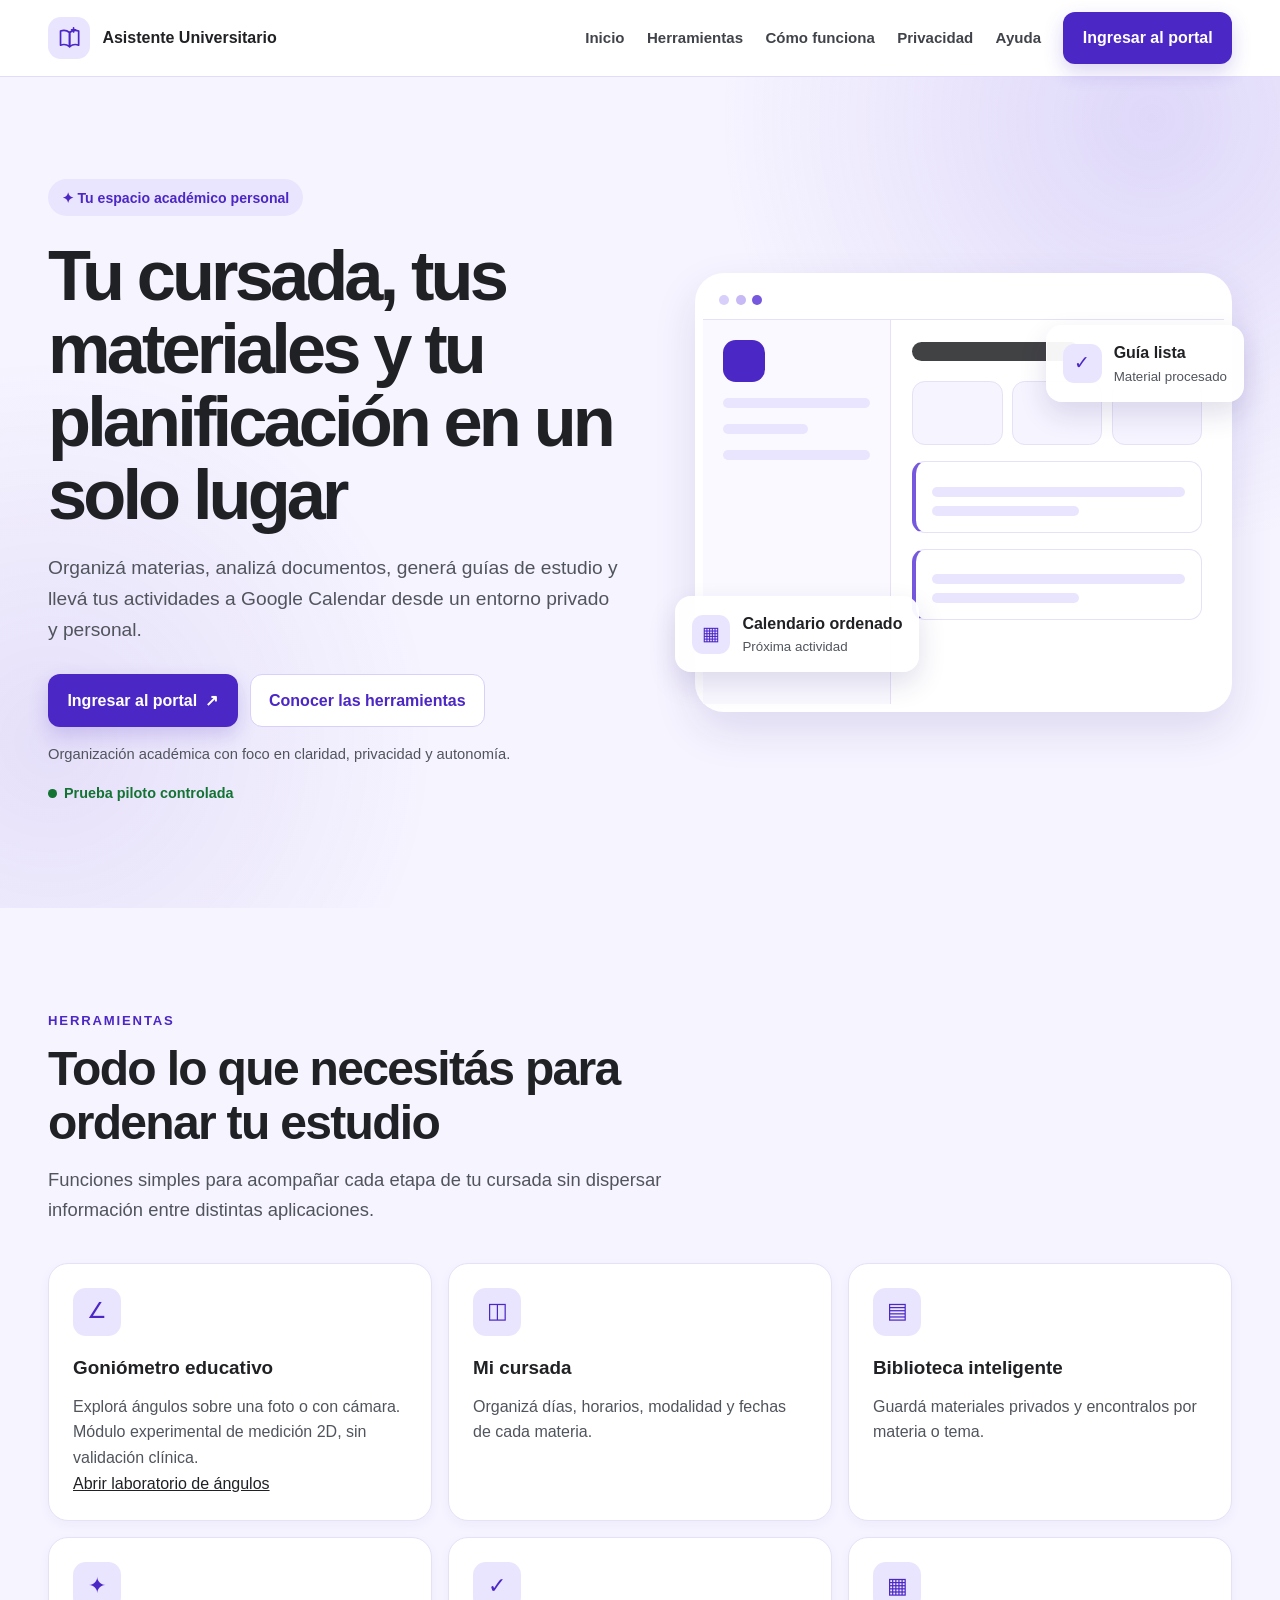
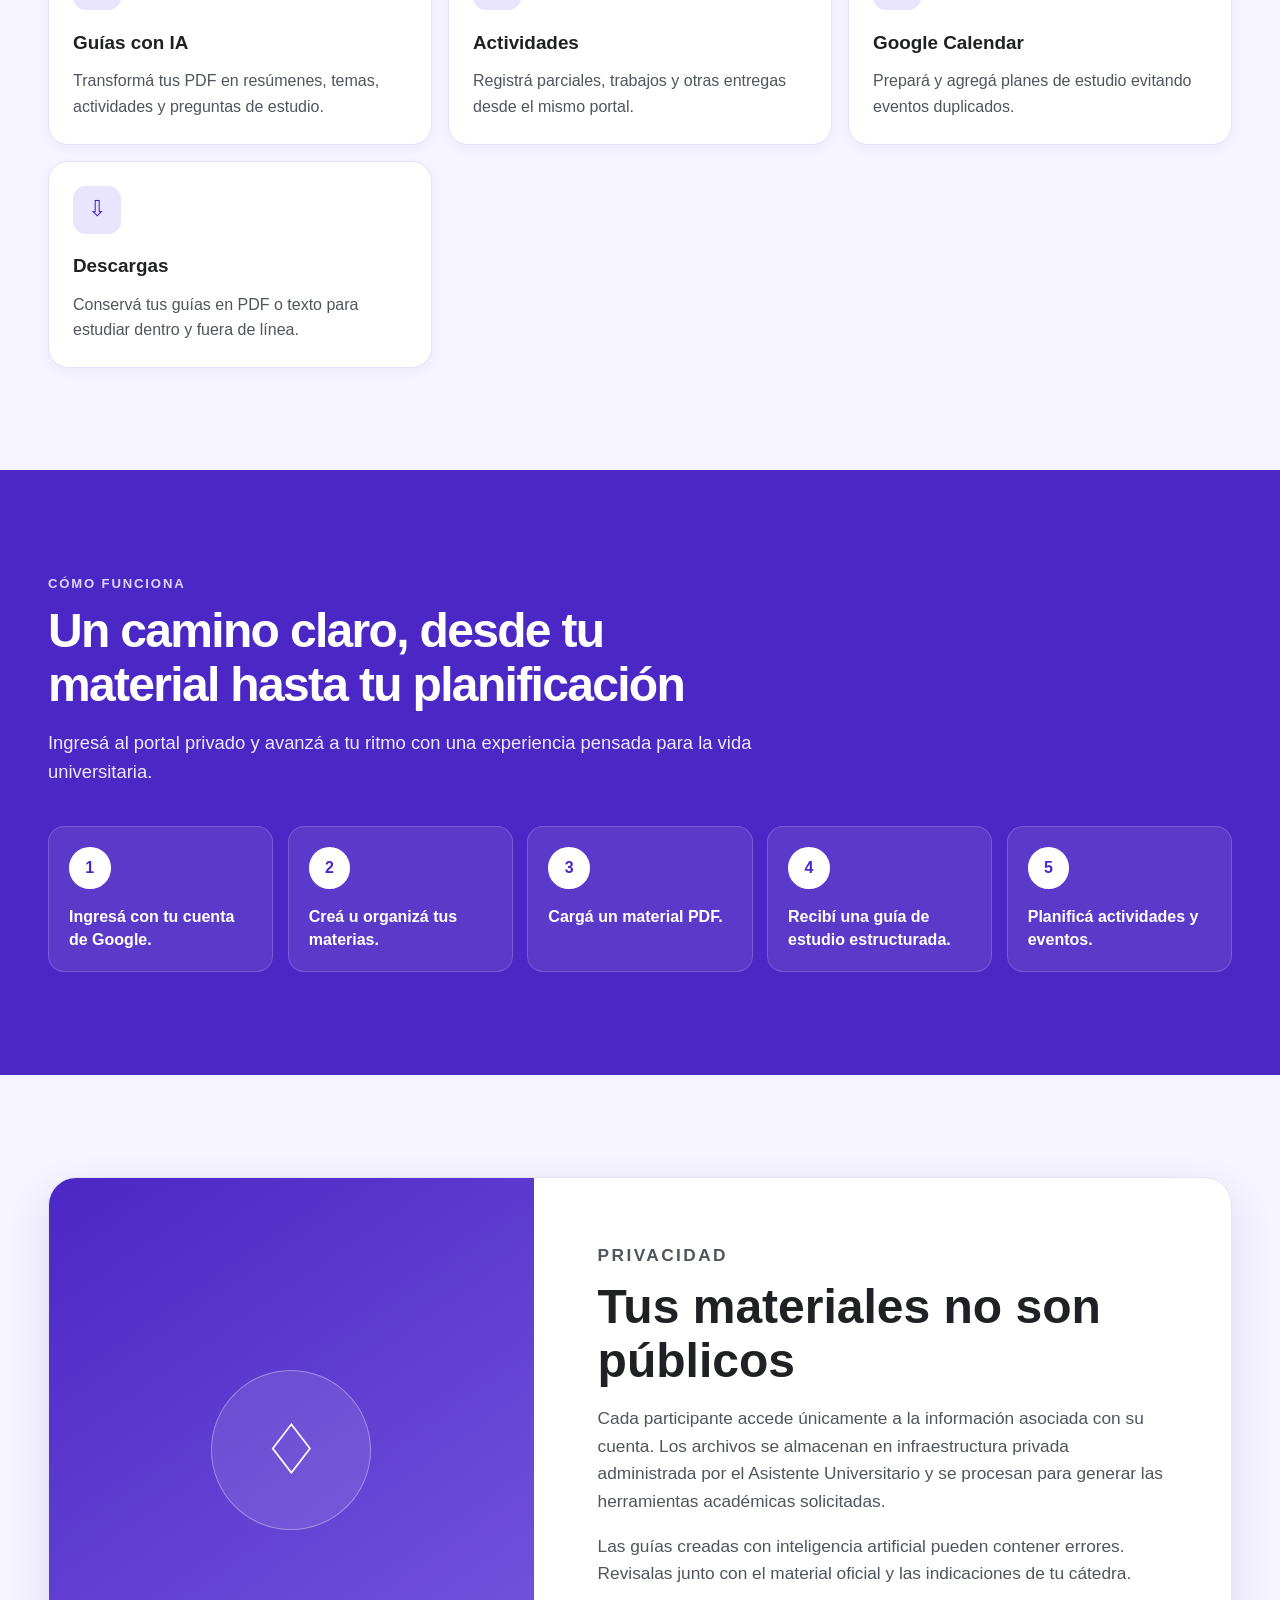
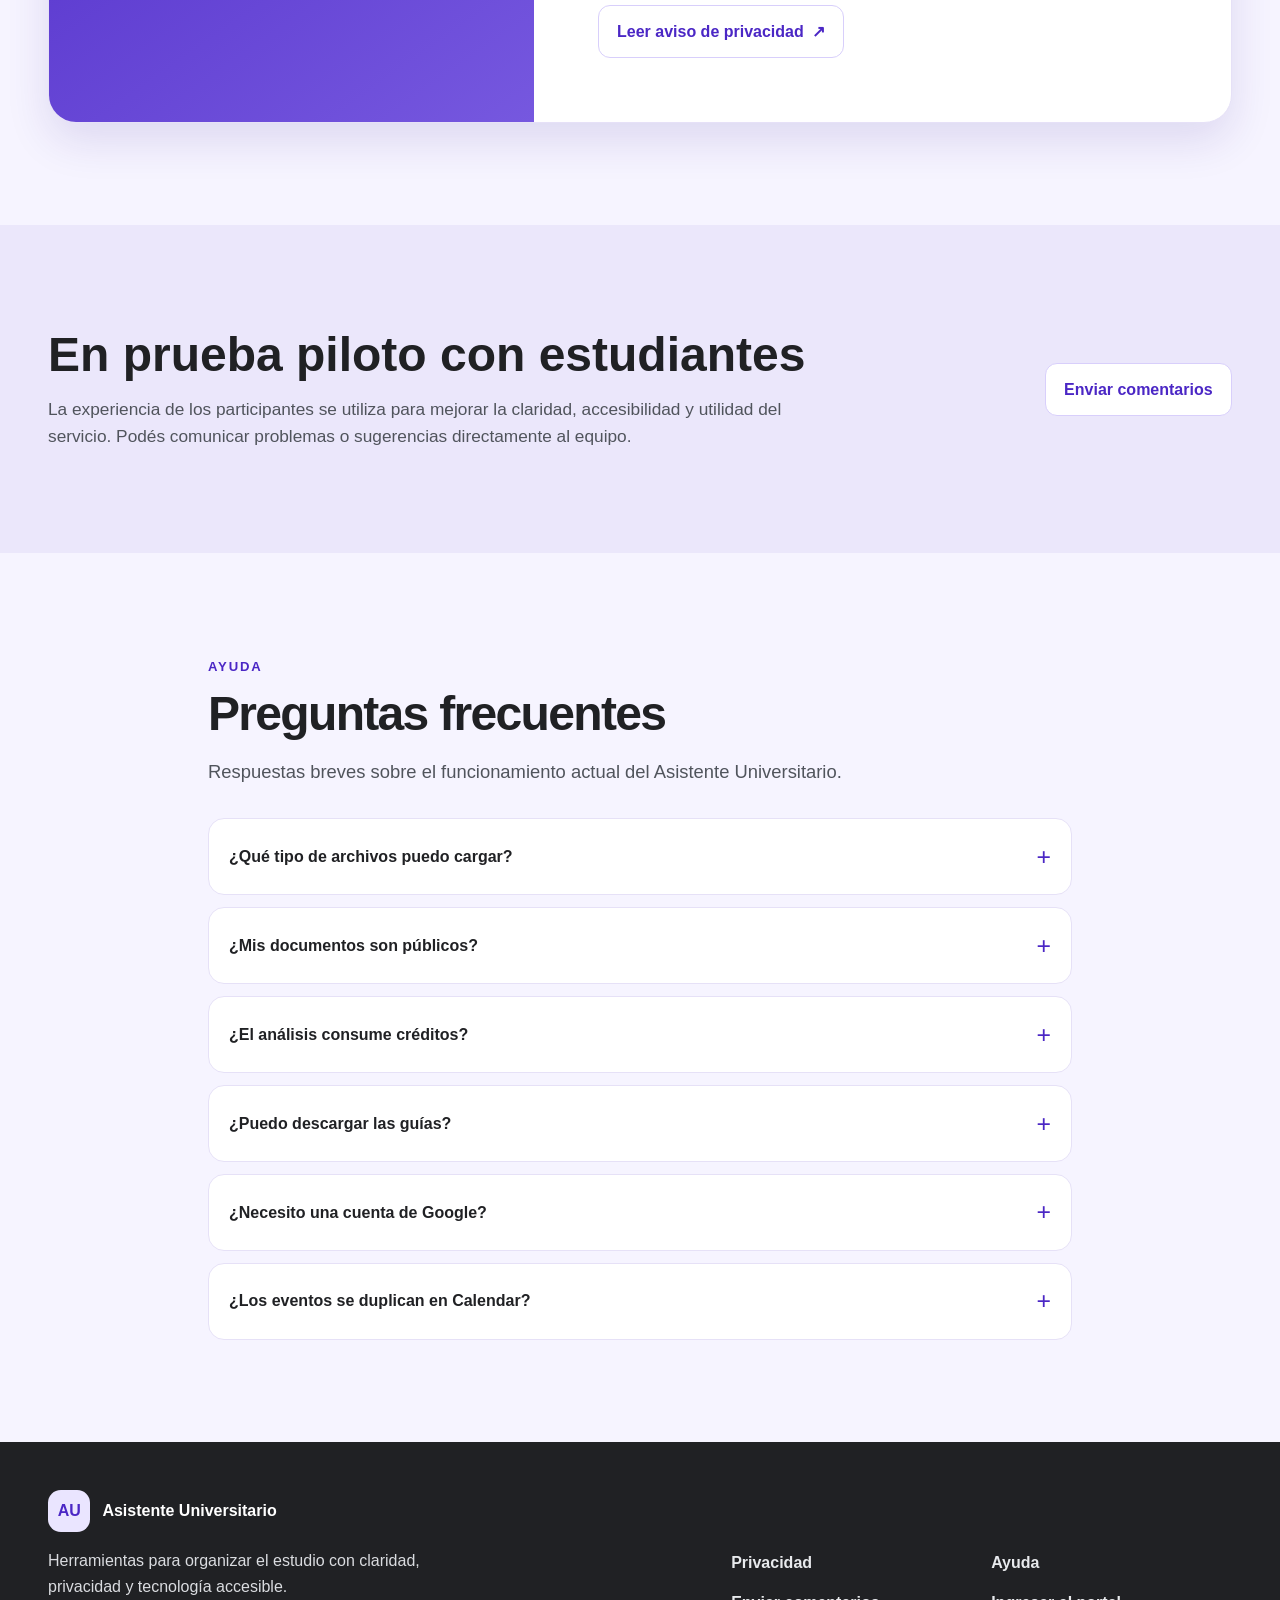
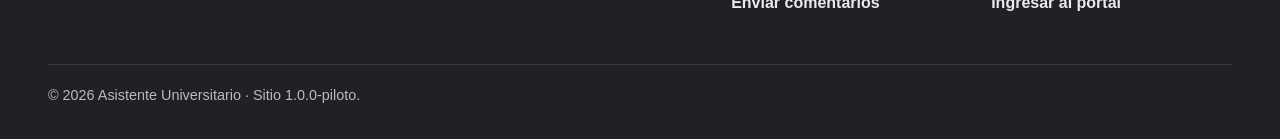
<file: index.html>
<!doctype html>
<html lang="es-AR">
<head>
  <meta charset="utf-8">
  <meta name="viewport" content="width=device-width, initial-scale=1">
  <meta name="description" content="Organizá tu cursada, analizá materiales académicos y planificá actividades desde un portal privado.">
  <meta name="theme-color" content="#4b27c5">
  <title>Asistente Universitario</title>
  <link rel="stylesheet" href="./styles.css">
  <script src="./config.js" defer></script>
  <script src="./app.js" defer></script>
</head>
<body>
  <a class="skip-link" href="#contenido">Saltar al contenido principal</a>

  <header class="site-header">
    <div class="container header-row">
      <a class="brand" href="#inicio" aria-label="Asistente Universitario, inicio">
        <span class="brand-mark" aria-hidden="true">
          <svg viewBox="0 0 48 48" fill="none">
            <path d="M8 12.5C13.5 10.2 18.7 10.8 24 15v25c-5.3-4.2-10.5-4.8-16-2.5v-25Z" stroke="currentColor" stroke-width="3" stroke-linejoin="round"/>
            <path d="M40 12.5C34.5 10.2 29.3 10.8 24 15v25c5.3-4.2 10.5-4.8 16-2.5v-25Z" stroke="currentColor" stroke-width="3" stroke-linejoin="round"/>
            <path d="M31 7v7M27.5 10.5h7" stroke="currentColor" stroke-width="3" stroke-linecap="round"/>
          </svg>
        </span>
        <span>Asistente Universitario</span>
      </a>

      <nav class="desktop-nav" aria-label="Navegación principal">
        <a class="nav-link" href="#inicio">Inicio</a>
        <a class="nav-link" href="#herramientas">Herramientas</a>
        <a class="nav-link" href="#como-funciona">Cómo funciona</a>
        <a class="nav-link" href="#privacidad">Privacidad</a>
        <a class="nav-link" href="#ayuda">Ayuda</a>
        <a class="button button-primary" data-site-link="portal" href="#">Ingresar al portal</a>
      </nav>

      <button id="menu-button" class="menu-button" type="button" aria-expanded="false" aria-controls="mobile-menu" aria-label="Abrir menú"></button>
    </div>
    <nav id="mobile-menu" class="mobile-nav" aria-label="Navegación móvil" hidden>
      <div class="container mobile-nav-inner">
        <a class="nav-link" href="#inicio">Inicio</a>
        <a class="nav-link" href="#herramientas">Herramientas</a>
        <a class="nav-link" href="#como-funciona">Cómo funciona</a>
        <a class="nav-link" href="#privacidad">Privacidad</a>
        <a class="nav-link" href="#ayuda">Ayuda</a>
        <a class="button button-primary" data-site-link="portal" href="#">Ingresar al portal</a>
      </div>
    </nav>
  </header>

  <main id="contenido">
    <section id="inicio" class="hero">
      <div class="container hero-grid">
        <div>
          <span class="eyebrow">✦ Tu espacio académico personal</span>
          <h1>Tu cursada, tus materiales y tu planificación en un solo lugar</h1>
          <p class="hero-copy">Organizá materias, analizá documentos, generá guías de estudio y llevá tus actividades a Google Calendar desde un entorno privado y personal.</p>
          <div class="hero-actions">
            <a class="button button-primary" data-site-link="portal" href="#">Ingresar al portal <span aria-hidden="true">↗</span></a>
            <a class="button button-secondary" href="#herramientas">Conocer las herramientas</a>
          </div>
          <p class="hero-note">Organización académica con foco en claridad, privacidad y autonomía.</p>
          <span class="pilot-pill">Prueba piloto controlada</span>
        </div>

        <div aria-label="Vista ilustrativa del portal académico">
          <div class="portal-preview">
            <div class="preview-bar" aria-hidden="true"><span class="preview-dot"></span><span class="preview-dot"></span><span class="preview-dot"></span></div>
            <div class="preview-body" aria-hidden="true">
              <div class="preview-sidebar">
                <div class="preview-logo"></div>
                <div class="preview-line"></div><div class="preview-line short"></div><div class="preview-line"></div>
              </div>
              <div class="preview-main">
                <div class="preview-title"></div>
                <div class="preview-metrics"><div class="preview-metric"></div><div class="preview-metric"></div><div class="preview-metric"></div></div>
                <div class="preview-card"><div class="preview-line"></div><div class="preview-line short"></div></div>
                <div class="preview-card"><div class="preview-line"></div><div class="preview-line short"></div></div>
              </div>
            </div>
            <div class="preview-floating top"><span class="preview-icon" aria-hidden="true">✓</span><span><strong>Guía lista</strong><small>Material procesado</small></span></div>
            <div class="preview-floating bottom"><span class="preview-icon" aria-hidden="true">▦</span><span><strong>Calendario ordenado</strong><small>Próxima actividad</small></span></div>
          </div>
        </div>
      </div>
    </section>

    <section id="herramientas" class="section">
      <div class="container">
        <p class="section-kicker">Herramientas</p>
        <h2 class="section-title">Todo lo que necesitás para ordenar tu estudio</h2>
        <p class="section-lead">Funciones simples para acompañar cada etapa de tu cursada sin dispersar información entre distintas aplicaciones.</p>

        <div class="tools-grid">
          <article class="tool-card"><span class="tool-icon" aria-hidden="true">∠</span><h3>Goniómetro educativo</h3><p>Explorá ángulos sobre una foto o con cámara. Módulo experimental de medición 2D, sin validación clínica.</p><a href="./goniometro/">Abrir laboratorio de ángulos</a></article>
          <article class="tool-card"><span class="tool-icon" aria-hidden="true">◫</span><h3>Mi cursada</h3><p>Organizá días, horarios, modalidad y fechas de cada materia.</p></article>
          <article class="tool-card"><span class="tool-icon" aria-hidden="true">▤</span><h3>Biblioteca inteligente</h3><p>Guardá materiales privados y encontralos por materia o tema.</p></article>
          <article class="tool-card"><span class="tool-icon" aria-hidden="true">✦</span><h3>Guías con IA</h3><p>Transformá tus PDF en resúmenes, temas, actividades y preguntas de estudio.</p></article>
          <article class="tool-card"><span class="tool-icon" aria-hidden="true">✓</span><h3>Actividades</h3><p>Registrá parciales, trabajos y otras entregas desde el mismo portal.</p></article>
          <article class="tool-card"><span class="tool-icon" aria-hidden="true">▦</span><h3>Google Calendar</h3><p>Prepará y agregá planes de estudio evitando eventos duplicados.</p></article>
          <article class="tool-card"><span class="tool-icon" aria-hidden="true">⇩</span><h3>Descargas</h3><p>Conservá tus guías en PDF o texto para estudiar dentro y fuera de línea.</p></article>
        </div>
      </div>
    </section>

    <section id="como-funciona" class="section how">
      <div class="container">
        <p class="section-kicker">Cómo funciona</p>
        <h2 class="section-title">Un camino claro, desde tu material hasta tu planificación</h2>
        <p class="section-lead">Ingresá al portal privado y avanzá a tu ritmo con una experiencia pensada para la vida universitaria.</p>
        <ol class="steps">
          <li class="step"><span class="step-number">1</span><p>Ingresá con tu cuenta de Google.</p></li>
          <li class="step"><span class="step-number">2</span><p>Creá u organizá tus materias.</p></li>
          <li class="step"><span class="step-number">3</span><p>Cargá un material PDF.</p></li>
          <li class="step"><span class="step-number">4</span><p>Recibí una guía de estudio estructurada.</p></li>
          <li class="step"><span class="step-number">5</span><p>Planificá actividades y eventos.</p></li>
        </ol>
      </div>
    </section>

    <section id="privacidad" class="section">
      <div class="container privacy-panel">
        <div class="privacy-visual" aria-hidden="true"><span class="shield">♢</span></div>
        <div class="privacy-copy">
          <p class="section-kicker">Privacidad</p>
          <h2>Tus materiales no son públicos</h2>
          <p>Cada participante accede únicamente a la información asociada con su cuenta. Los archivos se almacenan en infraestructura privada administrada por el Asistente Universitario y se procesan para generar las herramientas académicas solicitadas.</p>
          <p>Las guías creadas con inteligencia artificial pueden contener errores. Revisalas junto con el material oficial y las indicaciones de tu cátedra.</p>
          <a class="button button-secondary" data-site-link="privacy" href="./privacidad.html">Leer aviso de privacidad <span aria-hidden="true">↗</span></a>
        </div>
      </div>
    </section>

    <section class="section pilot" aria-labelledby="pilot-title">
      <div class="container pilot-row">
        <div>
          <h2 id="pilot-title">En prueba piloto con estudiantes</h2>
          <p>La experiencia de los participantes se utiliza para mejorar la claridad, accesibilidad y utilidad del servicio. Podés comunicar problemas o sugerencias directamente al equipo.</p>
        </div>
        <a class="button button-secondary" data-site-link="feedback" href="#">Enviar comentarios</a>
      </div>
    </section>

    <section id="ayuda" class="section">
      <div class="container faq-wrap">
        <p class="section-kicker">Ayuda</p>
        <h2 class="section-title">Preguntas frecuentes</h2>
        <p class="section-lead">Respuestas breves sobre el funcionamiento actual del Asistente Universitario.</p>

        <div class="faq-list">
          <article class="faq-item"><button class="faq-toggle" type="button" aria-expanded="false" aria-controls="faq-1">¿Qué tipo de archivos puedo cargar?</button><div id="faq-1" class="faq-answer" hidden><p>Durante el piloto se admiten materiales académicos en PDF de hasta 10 MB, como apuntes, programas, guías y bibliografía.</p></div></article>
          <article class="faq-item"><button class="faq-toggle" type="button" aria-expanded="false" aria-controls="faq-2">¿Mis documentos son públicos?</button><div id="faq-2" class="faq-answer" hidden><p>No. Los archivos no se publican ni se comparten entre estudiantes. Se almacenan en infraestructura privada administrada por el servicio y el acceso del portal se separa por cuenta.</p></div></article>
          <article class="faq-item"><button class="faq-toggle" type="button" aria-expanded="false" aria-controls="faq-3">¿El análisis consume créditos?</button><div id="faq-3" class="faq-answer" hidden><p>Un análisis nuevo puede consumir un crédito. Cuando el sistema reconoce un material ya procesado, puede reutilizarlo sin descontar otro crédito.</p></div></article>
          <article class="faq-item"><button class="faq-toggle" type="button" aria-expanded="false" aria-controls="faq-4">¿Puedo descargar las guías?</button><div id="faq-4" class="faq-answer" hidden><p>Sí. Las guías están disponibles en PDF y texto desde la Biblioteca del portal.</p></div></article>
          <article class="faq-item"><button class="faq-toggle" type="button" aria-expanded="false" aria-controls="faq-5">¿Necesito una cuenta de Google?</button><div id="faq-5" class="faq-answer" hidden><p>Sí. El acceso se realiza con una cuenta de Google previamente habilitada para identificar y proteger el espacio personal de cada participante.</p></div></article>
          <article class="faq-item"><button class="faq-toggle" type="button" aria-expanded="false" aria-controls="faq-6">¿Los eventos se duplican en Calendar?</button><div id="faq-6" class="faq-answer" hidden><p>El conector identifica los planes ya agendados y actualiza sus eventos cuando corresponde, evitando generar copias adicionales.</p></div></article>
        </div>
      </div>
    </section>
  </main>

  <footer class="site-footer">
    <div class="container footer-grid">
      <div>
        <a class="brand" href="#inicio"><span class="brand-mark" aria-hidden="true">AU</span><span style="color:#fff">Asistente Universitario</span></a>
        <p class="footer-description">Herramientas para organizar el estudio con claridad, privacidad y tecnología accesible.</p>
      </div>
      <nav class="footer-nav" aria-label="Enlaces del pie">
        <a data-site-link="privacy" href="./privacidad.html">Privacidad</a>
        <a href="#ayuda">Ayuda</a>
        <a data-site-link="feedback" href="#">Enviar comentarios</a>
        <a data-site-link="portal" href="#">Ingresar al portal</a>
      </nav>
    </div>
    <div class="container footer-bottom">© <span data-current-year>2026</span> Asistente Universitario · Sitio <span data-site-version>piloto</span>.</div>
  </footer>
</body>
</html>
</file>
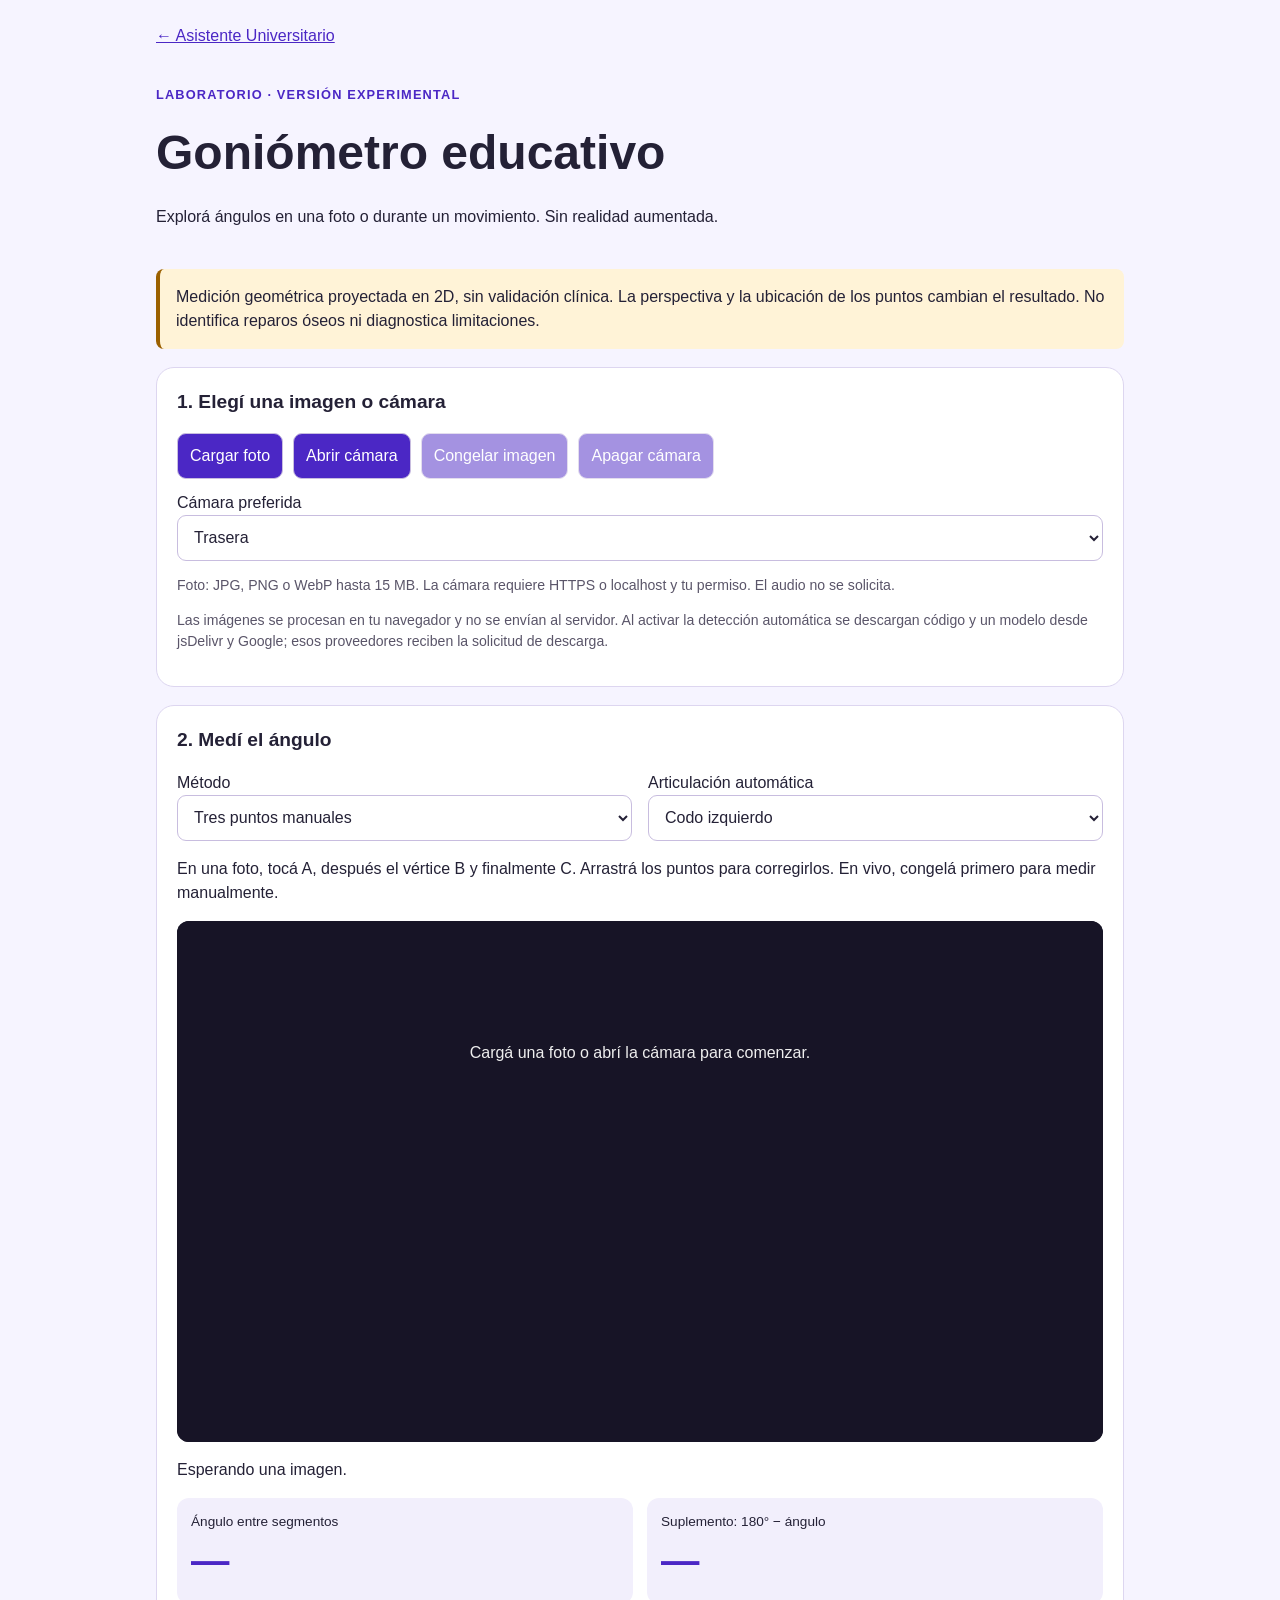
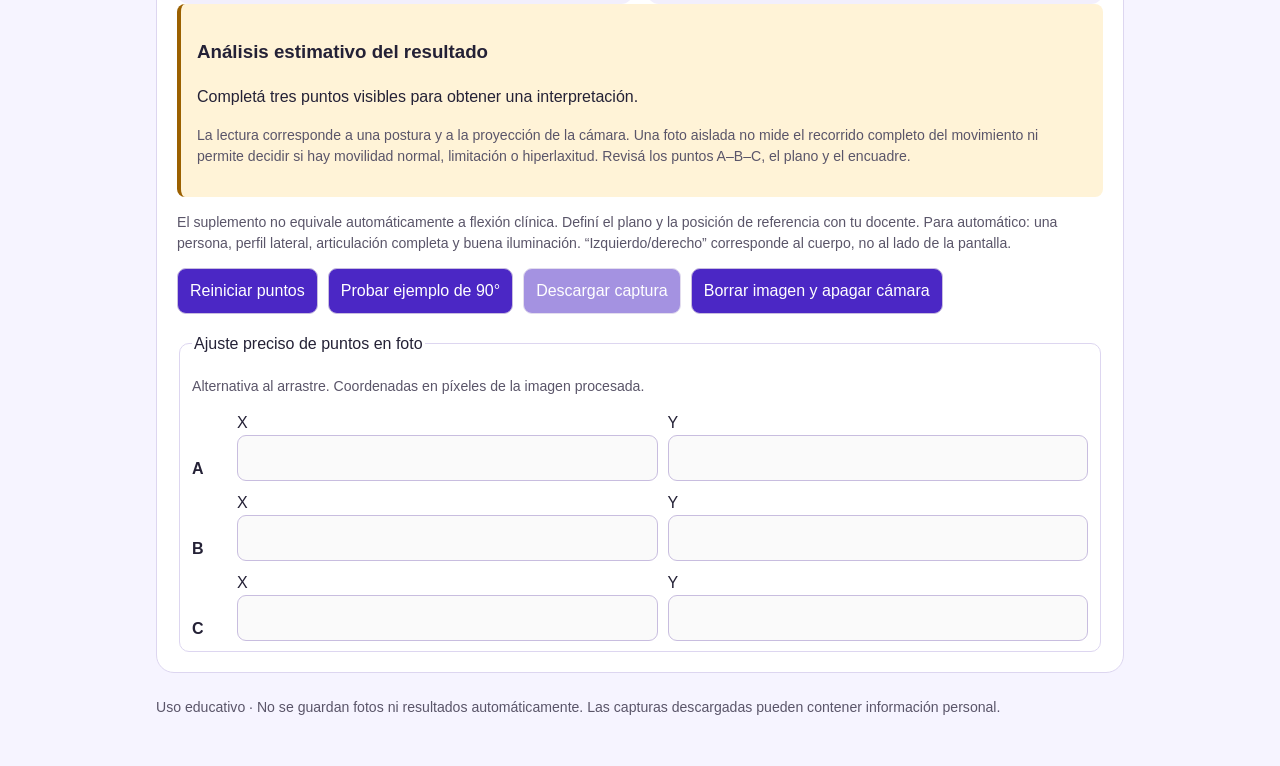
<file: goniometro/index.html>
<!doctype html>
<html lang="es-AR"><head><meta charset="utf-8"><meta name="viewport" content="width=device-width,initial-scale=1">
<meta name="theme-color" content="#4b27c5"><title>Goniómetro educativo · Asistente Universitario</title>
<link rel="stylesheet" href="./styles.css"><script type="module" src="./app.mjs"></script></head>
<body><main><a href="../index.html">← Asistente Universitario</a><header><p class="eyebrow">LABORATORIO · VERSIÓN EXPERIMENTAL</p>
<h1>Goniómetro educativo</h1><p>Explorá ángulos en una foto o durante un movimiento. Sin realidad aumentada.</p></header>
<div class="notice">Medición geométrica proyectada en 2D, sin validación clínica. La perspectiva y la ubicación de los puntos cambian el resultado. No identifica reparos óseos ni diagnostica limitaciones.</div>
<section class="panel" aria-labelledby="source-title"><h2 id="source-title">1. Elegí una imagen o cámara</h2>
<div class="actions"><label class="button">Cargar foto<input id="photo" type="file" accept="image/jpeg,image/png,image/webp"></label>
<button id="camera">Abrir cámara</button><button id="freeze" disabled>Congelar imagen</button><button id="stop" disabled>Apagar cámara</button></div>
<label for="facing">Cámara preferida</label><select id="facing"><option value="environment">Trasera</option><option value="user">Frontal</option></select>
<p class="hint">Foto: JPG, PNG o WebP hasta 15 MB. La cámara requiere HTTPS o localhost y tu permiso. El audio no se solicita.</p>
<p class="hint">Las imágenes se procesan en tu navegador y no se envían al servidor. Al activar la detección automática se descargan código y un modelo desde jsDelivr y Google; esos proveedores reciben la solicitud de descarga.</p></section>
<section class="panel" aria-labelledby="measure-title"><h2 id="measure-title">2. Medí el ángulo</h2>
<div class="controls"><div><label for="method">Método</label><select id="method"><option value="manual">Tres puntos manuales</option><option value="auto">Detección automática experimental</option></select></div>
<div><label for="joint">Articulación automática</label><select id="joint"><option value="elbow_left">Codo izquierdo</option><option value="elbow_right">Codo derecho</option><option value="knee_left">Rodilla izquierda</option><option value="knee_right">Rodilla derecha</option></select></div></div>
<p id="instructions">En una foto, tocá A, después el vértice B y finalmente C. Arrastrá los puntos para corregirlos. En vivo, congelá primero para medir manualmente.</p>
<div class="stage"><video id="video" autoplay muted playsinline hidden></video><canvas id="canvas" width="960" height="540" aria-label="Imagen con puntos y ángulo medido"></canvas><p id="empty">Cargá una foto o abrí la cámara para comenzar.</p></div>
<p id="status" role="status" aria-live="polite">Esperando una imagen.</p>
<div class="results"><div><span>Ángulo entre segmentos</span><output id="angle">—</output></div><div><span>Suplemento: 180° − ángulo</span><output id="supplement">—</output></div></div>
<section class="notice" aria-labelledby="interpretation-title"><h3 id="interpretation-title">Análisis estimativo del resultado</h3><p id="interpretation">Completá tres puntos visibles para obtener una interpretación.</p><p class="hint">La lectura corresponde a una postura y a la proyección de la cámara. Una foto aislada no mide el recorrido completo del movimiento ni permite decidir si hay movilidad normal, limitación o hiperlaxitud. Revisá los puntos A–B–C, el plano y el encuadre.</p></section>
<p class="hint">El suplemento no equivale automáticamente a flexión clínica. Definí el plano y la posición de referencia con tu docente. Para automático: una persona, perfil lateral, articulación completa y buena iluminación. “Izquierdo/derecho” corresponde al cuerpo, no al lado de la pantalla.</p>
<div class="actions"><button id="reset">Reiniciar puntos</button><button id="example">Probar ejemplo de 90°</button><button id="download" disabled>Descargar captura</button><button id="clear">Borrar imagen y apagar cámara</button></div>
<fieldset><legend>Ajuste preciso de puntos en foto</legend><p class="hint">Alternativa al arrastre. Coordenadas en píxeles de la imagen procesada.</p><div id="coordinates"></div></fieldset>
</section><footer>Uso educativo · No se guardan fotos ni resultados automáticamente. Las capturas descargadas pueden contener información personal.</footer></main></body></html>
</file>
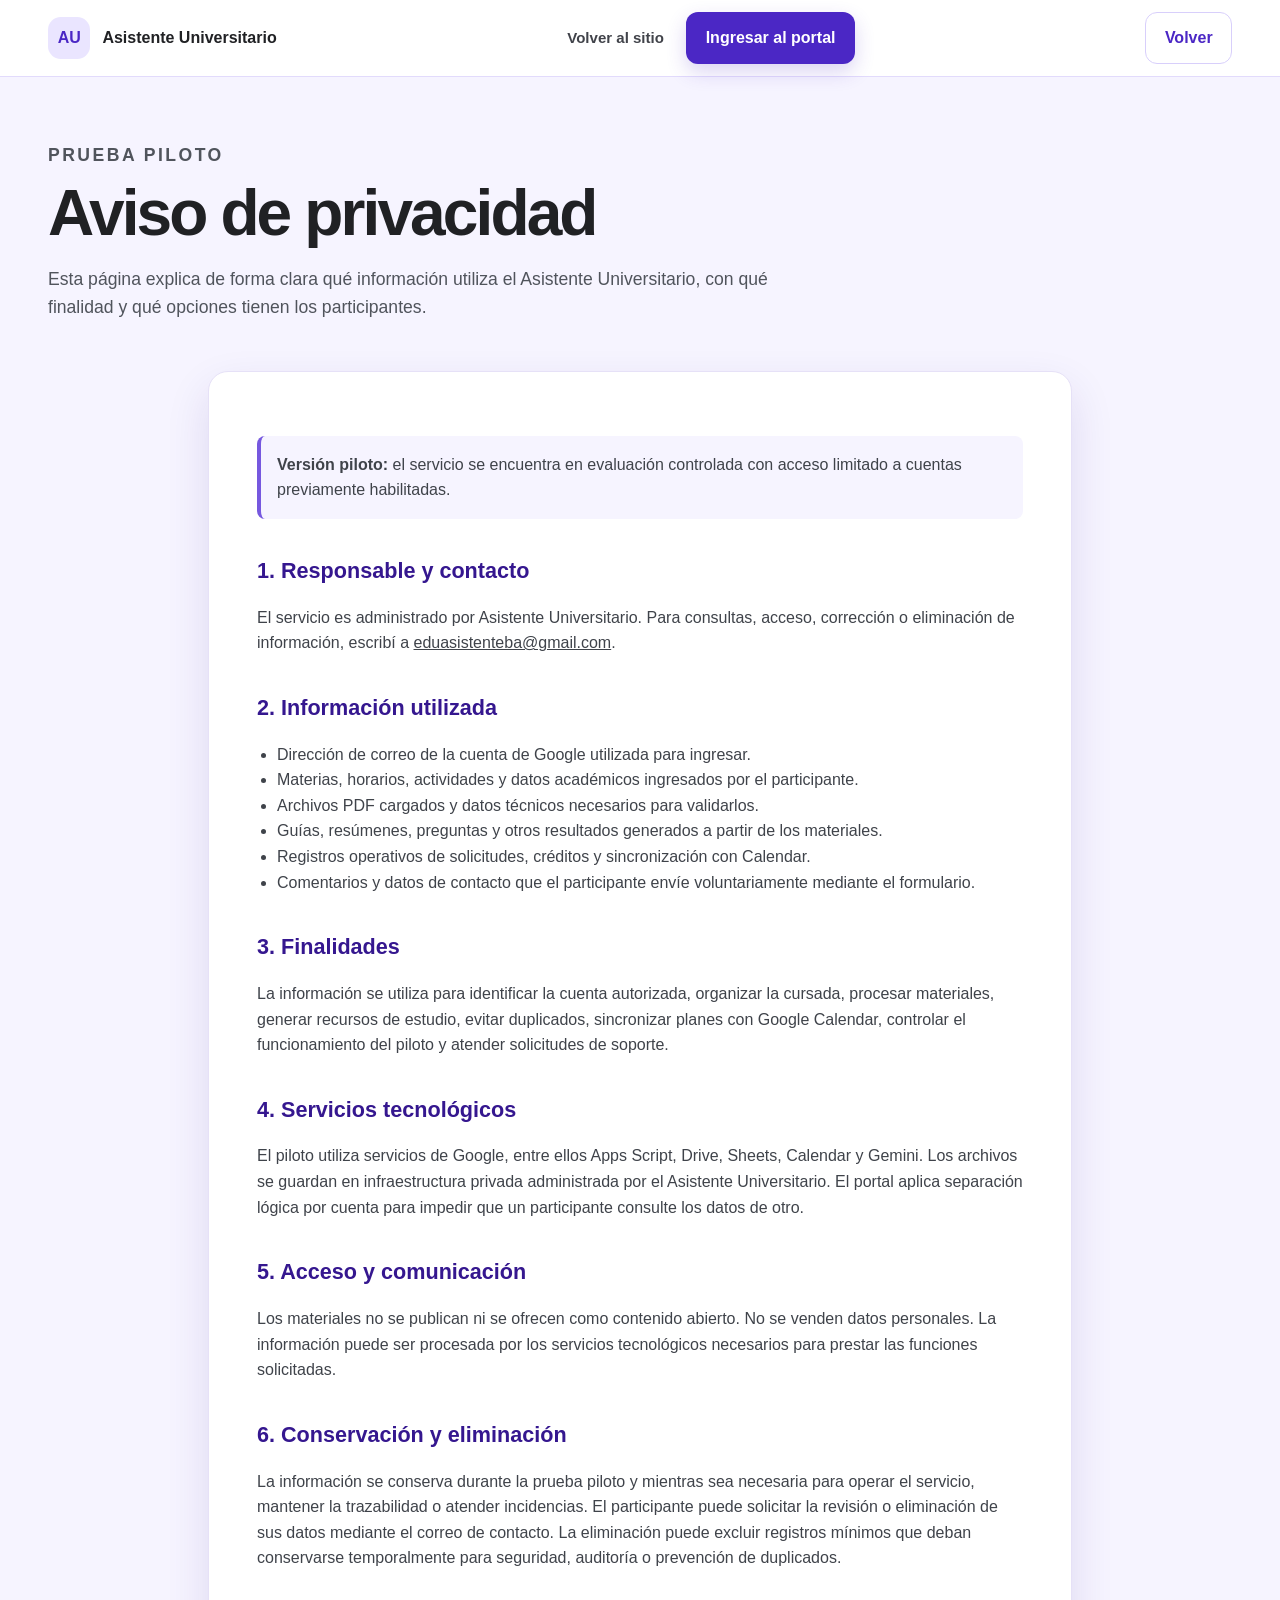
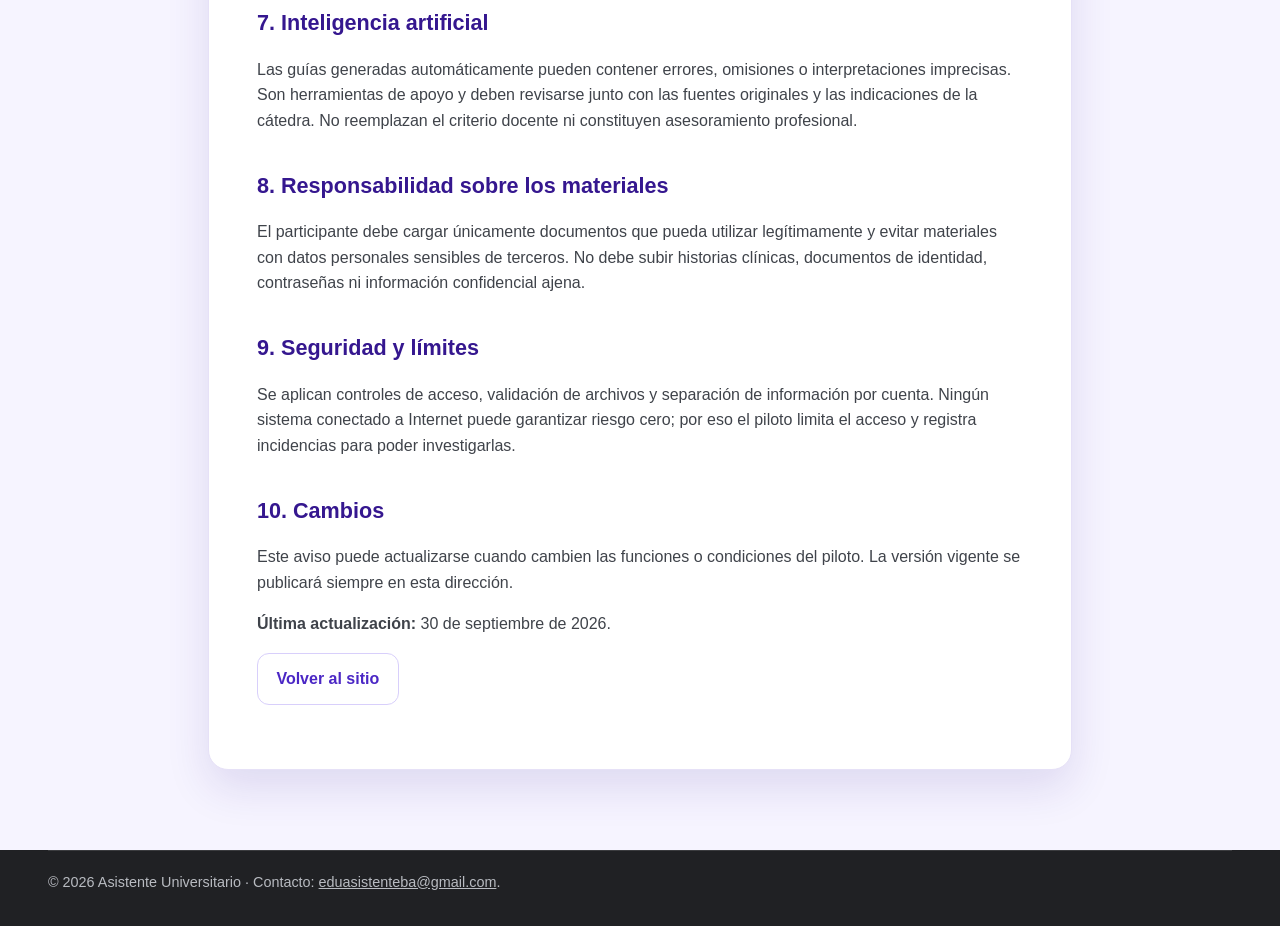
<file: privacidad.html>
<!doctype html>
<html lang="es-AR">
<head>
  <meta charset="utf-8">
  <meta name="viewport" content="width=device-width, initial-scale=1">
  <meta name="description" content="Aviso de privacidad de la prueba piloto del Asistente Universitario.">
  <meta name="theme-color" content="#4b27c5">
  <title>Aviso de privacidad · Asistente Universitario</title>
  <link rel="stylesheet" href="./styles.css">
  <script src="./config.js" defer></script>
  <script src="./app.js" defer></script>
</head>
<body>
  <a class="skip-link" href="#contenido">Saltar al contenido principal</a>
  <header class="site-header">
    <div class="container header-row">
      <a class="brand" href="./index.html" aria-label="Volver al inicio de Asistente Universitario"><span class="brand-mark" aria-hidden="true">AU</span><span>Asistente Universitario</span></a>
      <nav class="desktop-nav" aria-label="Navegación principal">
        <a class="nav-link" href="./index.html">Volver al sitio</a>
        <a class="button button-primary" data-site-link="portal" href="#">Ingresar al portal</a>
      </nav>
      <a class="button button-secondary" href="./index.html">Volver</a>
    </div>
  </header>

  <main id="contenido" class="legal-main">
    <div class="container legal-hero">
      <p class="section-kicker">Prueba piloto</p>
      <h1>Aviso de privacidad</h1>
      <p>Esta página explica de forma clara qué información utiliza el Asistente Universitario, con qué finalidad y qué opciones tienen los participantes.</p>
    </div>

    <article class="container legal-card">
      <p class="notice"><strong>Versión piloto:</strong> el servicio se encuentra en evaluación controlada con acceso limitado a cuentas previamente habilitadas.</p>

      <h2>1. Responsable y contacto</h2>
      <p>El servicio es administrado por Asistente Universitario. Para consultas, acceso, corrección o eliminación de información, escribí a <a data-contact-email href="mailto:eduasistenteba@gmail.com">eduasistenteba@gmail.com</a>.</p>

      <h2>2. Información utilizada</h2>
      <ul>
        <li>Dirección de correo de la cuenta de Google utilizada para ingresar.</li>
        <li>Materias, horarios, actividades y datos académicos ingresados por el participante.</li>
        <li>Archivos PDF cargados y datos técnicos necesarios para validarlos.</li>
        <li>Guías, resúmenes, preguntas y otros resultados generados a partir de los materiales.</li>
        <li>Registros operativos de solicitudes, créditos y sincronización con Calendar.</li>
        <li>Comentarios y datos de contacto que el participante envíe voluntariamente mediante el formulario.</li>
      </ul>

      <h2>3. Finalidades</h2>
      <p>La información se utiliza para identificar la cuenta autorizada, organizar la cursada, procesar materiales, generar recursos de estudio, evitar duplicados, sincronizar planes con Google Calendar, controlar el funcionamiento del piloto y atender solicitudes de soporte.</p>

      <h2>4. Servicios tecnológicos</h2>
      <p>El piloto utiliza servicios de Google, entre ellos Apps Script, Drive, Sheets, Calendar y Gemini. Los archivos se guardan en infraestructura privada administrada por el Asistente Universitario. El portal aplica separación lógica por cuenta para impedir que un participante consulte los datos de otro.</p>

      <h2>5. Acceso y comunicación</h2>
      <p>Los materiales no se publican ni se ofrecen como contenido abierto. No se venden datos personales. La información puede ser procesada por los servicios tecnológicos necesarios para prestar las funciones solicitadas.</p>

      <h2>6. Conservación y eliminación</h2>
      <p>La información se conserva durante la prueba piloto y mientras sea necesaria para operar el servicio, mantener la trazabilidad o atender incidencias. El participante puede solicitar la revisión o eliminación de sus datos mediante el correo de contacto. La eliminación puede excluir registros mínimos que deban conservarse temporalmente para seguridad, auditoría o prevención de duplicados.</p>

      <h2>7. Inteligencia artificial</h2>
      <p>Las guías generadas automáticamente pueden contener errores, omisiones o interpretaciones imprecisas. Son herramientas de apoyo y deben revisarse junto con las fuentes originales y las indicaciones de la cátedra. No reemplazan el criterio docente ni constituyen asesoramiento profesional.</p>

      <h2>8. Responsabilidad sobre los materiales</h2>
      <p>El participante debe cargar únicamente documentos que pueda utilizar legítimamente y evitar materiales con datos personales sensibles de terceros. No debe subir historias clínicas, documentos de identidad, contraseñas ni información confidencial ajena.</p>

      <h2>9. Seguridad y límites</h2>
      <p>Se aplican controles de acceso, validación de archivos y separación de información por cuenta. Ningún sistema conectado a Internet puede garantizar riesgo cero; por eso el piloto limita el acceso y registra incidencias para poder investigarlas.</p>

      <h2>10. Cambios</h2>
      <p>Este aviso puede actualizarse cuando cambien las funciones o condiciones del piloto. La versión vigente se publicará siempre en esta dirección.</p>

      <p><strong>Última actualización:</strong> 30 de septiembre de 2026.</p>
      <p><a class="button button-secondary" href="./index.html">Volver al sitio</a></p>
    </article>
  </main>

  <footer class="site-footer"><div class="container footer-bottom">© <span data-current-year>2026</span> Asistente Universitario · Contacto: <a data-contact-email href="mailto:eduasistenteba@gmail.com">eduasistenteba@gmail.com</a>.</div></footer>
</body>
</html>
</file>
<file: styles.css>
:root {
  --violet-900: #35178f;
  --violet-800: #4b27c5;
  --violet-700: #5e3bd2;
  --violet-500: #7658df;
  --violet-200: #d8cffb;
  --violet-100: #eae5ff;
  --lavender: #f6f4ff;
  --white: #ffffff;
  --ink: #202124;
  --muted: #50545c;
  --border: #e6e1f7;
  --success: #137333;
  --shadow: 0 18px 44px rgba(52, 27, 142, 0.12);
  --radius: 1.25rem;
  --content: 74rem;
}

* { box-sizing: border-box; }
html { scroll-behavior: smooth; }
body {
  margin: 0;
  color: var(--ink);
  background: var(--lavender);
  font-family: Inter, "Segoe UI", Roboto, Helvetica, Arial, sans-serif;
  line-height: 1.6;
  -webkit-font-smoothing: antialiased;
}
body.menu-open { overflow: hidden; }
a { color: inherit; }
img, svg { display: block; max-width: 100%; }
button, input, textarea, select { font: inherit; }
[hidden] { display: none !important; }
section[id] { scroll-margin-top: 6rem; }

.skip-link {
  position: fixed;
  top: 0.75rem;
  left: 0.75rem;
  z-index: 100;
  transform: translateY(-180%);
  border-radius: 0.65rem;
  background: var(--white);
  color: var(--violet-800);
  padding: 0.75rem 1rem;
  font-weight: 800;
}
.skip-link:focus { transform: translateY(0); }

.container { width: min(calc(100% - 2rem), var(--content)); margin-inline: auto; }
.section { padding-block: clamp(4rem, 8vw, 6.5rem); }
.section-kicker {
  margin: 0 0 0.65rem;
  color: var(--violet-800);
  font-size: 0.82rem;
  font-weight: 800;
  letter-spacing: 0.14em;
  text-transform: uppercase;
}
.section-title {
  max-width: 43rem;
  margin: 0;
  font-size: clamp(2rem, 4vw, 3rem);
  line-height: 1.12;
  letter-spacing: -0.035em;
}
.section-lead {
  max-width: 44rem;
  margin: 1rem 0 0;
  color: var(--muted);
  font-size: clamp(1rem, 2vw, 1.15rem);
}

.site-header {
  position: sticky;
  top: 0;
  z-index: 50;
  border-bottom: 1px solid rgba(216, 207, 251, 0.75);
  background: rgba(255, 255, 255, 0.94);
  backdrop-filter: blur(16px);
}
.header-row { min-height: 4.75rem; display: flex; align-items: center; justify-content: space-between; gap: 1rem; }
.brand { display: inline-flex; align-items: center; gap: 0.75rem; color: var(--ink); font-weight: 800; text-decoration: none; }
.brand-mark {
  display: grid;
  width: 2.65rem;
  height: 2.65rem;
  place-items: center;
  border-radius: 0.8rem;
  background: var(--violet-100);
  color: var(--violet-800);
}
.brand-mark svg { width: 1.7rem; height: 1.7rem; }
.desktop-nav { display: flex; align-items: center; gap: 1.4rem; }
.nav-link { color: #41434a; font-size: 0.94rem; font-weight: 700; text-decoration: none; }
.nav-link:hover { color: var(--violet-800); }
.menu-button {
  display: none;
  width: 2.75rem;
  height: 2.75rem;
  border: 0;
  border-radius: 0.75rem;
  background: var(--violet-100);
  color: var(--violet-800);
  cursor: pointer;
}
.menu-button::before { content: "☰"; font-size: 1.45rem; line-height: 1; }
.menu-button[aria-expanded="true"]::before { content: "×"; font-size: 2rem; }
.mobile-nav { border-top: 1px solid var(--violet-100); background: var(--white); }
.mobile-nav-inner { display: grid; gap: 0.25rem; padding-block: 0.75rem 1rem; }
.mobile-nav .nav-link { border-radius: 0.65rem; padding: 0.75rem; }
.mobile-nav .nav-link:hover { background: var(--lavender); }

.button {
  display: inline-flex;
  min-height: 2.8rem;
  align-items: center;
  justify-content: center;
  gap: 0.5rem;
  border: 1px solid transparent;
  border-radius: 0.75rem;
  padding: 0.78rem 1.15rem;
  font-weight: 800;
  text-decoration: none;
  transition: transform 160ms ease, background-color 160ms ease, box-shadow 160ms ease;
}
.button-primary { background: var(--violet-800); color: var(--white); box-shadow: 0 8px 20px rgba(75, 39, 197, 0.2); }
.button-primary:hover { background: var(--violet-900); box-shadow: 0 12px 24px rgba(75, 39, 197, 0.26); transform: translateY(-1px); }
.button-secondary { border-color: var(--violet-200); background: var(--white); color: var(--violet-800); }
.button-secondary:hover { background: var(--violet-100); transform: translateY(-1px); }
.link-disabled { opacity: 0.55; pointer-events: none; }

.hero {
  position: relative;
  overflow: hidden;
  background:
    radial-gradient(circle at 90% 5%, rgba(118, 88, 223, 0.18), transparent 27rem),
    radial-gradient(circle at 4% 80%, rgba(75, 39, 197, 0.1), transparent 24rem),
    var(--lavender);
}
.hero-grid { display: grid; grid-template-columns: 1.03fr 0.97fr; align-items: center; gap: clamp(2.5rem, 6vw, 5rem); padding-block: clamp(4rem, 8vw, 7rem); }
.eyebrow { display: inline-flex; align-items: center; gap: 0.45rem; border-radius: 999px; background: var(--violet-100); color: var(--violet-800); padding: 0.45rem 0.85rem; font-size: 0.88rem; font-weight: 800; }
.hero h1 { max-width: 44rem; margin: 1.4rem 0 0; font-size: clamp(2.6rem, 5.7vw, 4.4rem); line-height: 1.04; letter-spacing: -0.055em; }
.hero-copy { max-width: 39rem; margin: 1.35rem 0 0; color: var(--muted); font-size: clamp(1.05rem, 2.2vw, 1.2rem); }
.hero-actions { display: flex; flex-wrap: wrap; gap: 0.75rem; margin-top: 1.8rem; }
.hero-note { margin: 1rem 0 0; color: var(--muted); font-size: 0.92rem; }
.pilot-pill { display: inline-flex; align-items: center; gap: 0.45rem; margin-top: 1rem; color: var(--success); font-size: 0.9rem; font-weight: 750; }
.pilot-pill::before { content: ""; width: 0.55rem; height: 0.55rem; border-radius: 50%; background: var(--success); }

.portal-preview { position: relative; border: 8px solid rgba(255, 255, 255, 0.9); border-radius: 1.8rem; background: var(--white); box-shadow: var(--shadow); }
.preview-bar { display: flex; align-items: center; gap: 0.42rem; border-bottom: 1px solid var(--border); padding: 0.9rem 1rem; }
.preview-dot { width: 0.62rem; height: 0.62rem; border-radius: 50%; background: var(--violet-200); }
.preview-dot:nth-child(2) { background: #c7b9f6; }
.preview-dot:nth-child(3) { background: var(--violet-500); }
.preview-body { display: grid; grid-template-columns: 0.72fr 1.28fr; min-height: 24rem; }
.preview-sidebar { border-right: 1px solid var(--border); background: #faf9ff; padding: 1.25rem; }
.preview-logo { width: 2.6rem; height: 2.6rem; border-radius: 0.8rem; background: var(--violet-800); }
.preview-line { height: 0.62rem; border-radius: 999px; background: var(--violet-100); margin-top: 1rem; }
.preview-line.short { width: 58%; }
.preview-main { padding: 1.35rem; }
.preview-title { width: 58%; height: 1.2rem; border-radius: 999px; background: var(--ink); opacity: 0.85; }
.preview-metrics { display: grid; grid-template-columns: repeat(3, 1fr); gap: 0.6rem; margin-top: 1.25rem; }
.preview-metric { min-height: 4rem; border: 1px solid var(--border); border-radius: 0.8rem; background: var(--lavender); }
.preview-card { margin-top: 1rem; border: 1px solid var(--border); border-left: 4px solid var(--violet-500); border-radius: 0.8rem; padding: 1rem; }
.preview-card .preview-line { margin-top: 0.55rem; }
.preview-floating {
  position: absolute;
  display: flex;
  align-items: center;
  gap: 0.75rem;
  border: 1px solid rgba(255, 255, 255, 0.9);
  border-radius: 1rem;
  background: rgba(255, 255, 255, 0.95);
  box-shadow: 0 12px 28px rgba(45, 28, 111, 0.14);
  padding: 0.85rem 1rem;
}
.preview-floating strong, .preview-floating small { display: block; }
.preview-floating small { color: var(--muted); }
.preview-floating.top { top: 2.8rem; right: -1.25rem; }
.preview-floating.bottom { bottom: 2rem; left: -1.75rem; }
.preview-icon { display: grid; width: 2.4rem; height: 2.4rem; place-items: center; border-radius: 0.7rem; background: var(--violet-100); color: var(--violet-800); font-size: 1.2rem; }

.tools-grid { display: grid; grid-template-columns: repeat(3, 1fr); gap: 1rem; margin-top: 2.4rem; }
.tool-card { border: 1px solid var(--border); border-radius: var(--radius); background: var(--white); padding: 1.5rem; box-shadow: 0 4px 12px rgba(65, 42, 151, 0.045); transition: transform 180ms ease, box-shadow 180ms ease, border-color 180ms ease; }
.tool-card:hover { border-color: #cfc3f9; box-shadow: 0 14px 28px rgba(65, 42, 151, 0.1); transform: translateY(-3px); }
.tool-icon { display: grid; width: 3rem; height: 3rem; place-items: center; border-radius: 0.8rem; background: var(--violet-100); color: var(--violet-800); font-size: 1.35rem; }
.tool-card h3 { margin: 1.1rem 0 0; font-size: 1.18rem; }
.tool-card p { margin: 0.65rem 0 0; color: var(--muted); }

.how { background: var(--violet-800); color: var(--white); }
.how .section-kicker { color: #ddd5ff; }
.how .section-lead { color: #eeeafe; }
.steps { display: grid; grid-template-columns: repeat(5, 1fr); gap: 0.9rem; margin: 2.5rem 0 0; padding: 0; list-style: none; }
.step { border: 1px solid rgba(255, 255, 255, 0.17); border-radius: 1rem; background: rgba(255, 255, 255, 0.09); padding: 1.25rem; }
.step-number { display: grid; width: 2.6rem; height: 2.6rem; place-items: center; border-radius: 50%; background: var(--white); color: var(--violet-800); font-weight: 900; }
.step p { margin: 1rem 0 0; font-weight: 750; line-height: 1.45; }

.privacy-panel { display: grid; grid-template-columns: 0.82fr 1.18fr; overflow: hidden; border: 1px solid var(--border); border-radius: 1.75rem; background: var(--white); box-shadow: var(--shadow); }
.privacy-visual { display: grid; min-height: 22rem; place-items: center; background: linear-gradient(145deg, var(--violet-800), var(--violet-500)); color: var(--white); }
.shield { display: grid; width: 10rem; height: 10rem; place-items: center; border: 1px solid rgba(255, 255, 255, 0.35); border-radius: 50%; background: rgba(255, 255, 255, 0.1); font-size: 4.4rem; }
.privacy-copy { padding: clamp(2rem, 5vw, 4rem); }
.privacy-copy h2 { margin: 0.6rem 0 0; font-size: clamp(2rem, 4vw, 3rem); line-height: 1.12; }
.privacy-copy p { color: var(--muted); font-size: 1.08rem; }

.pilot { background: #ebe7fb; }
.pilot-row { display: grid; grid-template-columns: 1fr auto; align-items: center; gap: 2rem; }
.pilot-row h2 { margin: 0; font-size: clamp(2rem, 4vw, 3rem); line-height: 1.12; }
.pilot-row p { max-width: 48rem; margin: 0.9rem 0 0; color: var(--muted); font-size: 1.08rem; }

.faq-wrap { max-width: 54rem; }
.faq-list { display: grid; gap: 0.75rem; margin-top: 2rem; }
.faq-item { overflow: hidden; border: 1px solid var(--border); border-radius: 1rem; background: var(--white); }
.faq-toggle { display: flex; width: 100%; min-height: 4.25rem; align-items: center; justify-content: space-between; gap: 1rem; border: 0; background: transparent; color: var(--ink); padding: 1.1rem 1.25rem; text-align: left; font-weight: 800; cursor: pointer; }
.faq-toggle:hover { background: #fbfaff; }
.faq-toggle::after { content: "+"; color: var(--violet-800); font-size: 1.55rem; font-weight: 500; transition: transform 160ms ease; }
.faq-toggle[aria-expanded="true"]::after { transform: rotate(45deg); }
.faq-answer { padding: 0 1.25rem 1.25rem; color: var(--muted); }
.faq-answer p { margin: 0; }

.site-footer { background: var(--ink); color: var(--white); }
.footer-grid { display: grid; grid-template-columns: 1.3fr 1fr; gap: 2rem; padding-block: 3rem; }
.footer-description { max-width: 28rem; color: #dadce0; }
.footer-nav { display: grid; grid-template-columns: repeat(2, minmax(0, 1fr)); align-content: end; gap: 0.9rem 1.2rem; }
.footer-nav a { color: #e8eaed; font-weight: 700; text-decoration: none; }
.footer-nav a:hover { color: var(--white); text-decoration: underline; }
.footer-bottom { border-top: 1px solid rgba(255, 255, 255, 0.12); padding-block: 1.2rem 2rem; color: #b8bbc1; font-size: 0.9rem; }

.legal-main { background: var(--lavender); }
.legal-hero { padding-block: 4rem 2rem; }
.legal-hero h1 { max-width: 48rem; margin: 0; font-size: clamp(2.5rem, 6vw, 4rem); line-height: 1.06; letter-spacing: -0.045em; }
.legal-hero p { max-width: 46rem; color: var(--muted); font-size: 1.1rem; }
.legal-card { max-width: 54rem; margin-bottom: 5rem; border: 1px solid var(--border); border-radius: 1.25rem; background: var(--white); padding: clamp(1.5rem, 4vw, 3rem); box-shadow: var(--shadow); }
.legal-card h2 { margin: 2.2rem 0 0.65rem; color: var(--violet-900); font-size: 1.35rem; }
.legal-card h2:first-child { margin-top: 0; }
.legal-card p, .legal-card li { color: #3f434a; }
.legal-card ul { padding-left: 1.25rem; }
.notice { border-left: 4px solid var(--violet-500); border-radius: 0.5rem; background: var(--lavender); padding: 1rem; }

:focus-visible { outline: 3px solid var(--violet-500); outline-offset: 3px; }

@media (max-width: 900px) {
  .desktop-nav { display: none; }
  .menu-button { display: grid; place-items: center; }
  .hero-grid, .privacy-panel, .footer-grid { grid-template-columns: 1fr; }
  .hero-grid { padding-top: 3.2rem; }
  .tools-grid { grid-template-columns: repeat(2, 1fr); }
  .steps { grid-template-columns: repeat(2, 1fr); }
  .preview-floating.top { right: -0.5rem; }
  .preview-floating.bottom { left: -0.5rem; }
}

@media (max-width: 620px) {
  .container { width: min(calc(100% - 1.25rem), var(--content)); }
  .brand span:last-child { font-size: 0.93rem; }
  .hero-actions, .hero-actions .button { width: 100%; }
  .tools-grid, .steps, .pilot-row { grid-template-columns: 1fr; }
  .pilot-row .button { width: 100%; }
  .preview-body { min-height: 18rem; }
  .preview-sidebar { padding: 0.75rem; }
  .preview-main { padding: 0.85rem; }
  .preview-floating { position: static; margin: 0.75rem; }
  .portal-preview { border-width: 5px; }
  .privacy-visual { min-height: 15rem; }
  .footer-nav { grid-template-columns: 1fr; }
}

@media (prefers-reduced-motion: reduce) {
  html { scroll-behavior: auto; }
  *, *::before, *::after { animation-duration: 0.01ms !important; animation-iteration-count: 1 !important; transition-duration: 0.01ms !important; }
}
</file>
<file: goniometro/styles.css>
:root{font-family:Arial,sans-serif;color:#242136;background:#f6f4ff;line-height:1.5;--violet:#4b27c5}*{box-sizing:border-box}body{margin:0}main{max-width:1000px;margin:auto;padding:24px 16px}a{color:var(--violet)}header{padding:24px 0}h1{font-size:clamp(2rem,5vw,3rem);margin:4px 0}h2{font-size:1.2rem;margin-top:0}.eyebrow{font-size:.8rem;font-weight:bold;letter-spacing:.09em;color:var(--violet)}.panel{background:white;border:1px solid #ddd6f0;border-radius:18px;padding:20px;margin:18px 0}.notice{background:#fff3d7;border-left:4px solid #9b6000;padding:16px;border-radius:8px}.actions{display:flex;flex-wrap:wrap;gap:10px;margin:12px 0}button,.button,select,input{font:inherit;min-height:46px;border:1px solid #c8bddf;border-radius:9px;padding:10px 12px}button,.button{background:var(--violet);color:white;cursor:pointer}.button{position:relative;display:inline-flex;align-items:center;overflow:hidden}.button input{position:absolute;inset:0;opacity:0;width:100%;cursor:pointer}button:disabled{opacity:.5;cursor:not-allowed}:focus-visible,.button:focus-within{outline:3px solid #087a92;outline-offset:3px}select{width:100%;background:white;color:#242136}label{display:block}.controls{display:grid;grid-template-columns:1fr 1fr;gap:16px}.hint,footer{font-size:.88rem;color:#5a5569}.stage{position:relative;background:#171426;border-radius:12px;overflow:hidden}canvas{width:100%;height:auto;display:block;touch-action:none}#empty{position:absolute;inset:20% 10%;color:#eee;text-align:center;pointer-events:none}.results{display:grid;grid-template-columns:1fr 1fr;gap:14px}.results>div{background:#f2effc;padding:14px;border-radius:12px}.results span{display:block;font-size:.85rem}output{font-size:2.4rem;font-weight:bold;color:var(--violet)}fieldset{border:1px solid #ddd6f0;border-radius:10px;margin-top:18px;min-width:0}#coordinates{display:grid;gap:10px}.point-row{display:grid;grid-template-columns:35px 1fr 1fr;gap:10px;align-items:end}.point-row input{width:100%;min-width:0}#status{min-height:24px}footer{margin:24px 0}@media(max-width:520px){.controls,.results{grid-template-columns:1fr}.panel{padding:14px}.actions button{flex:1 1 135px}output{font-size:2rem}}
</file>
